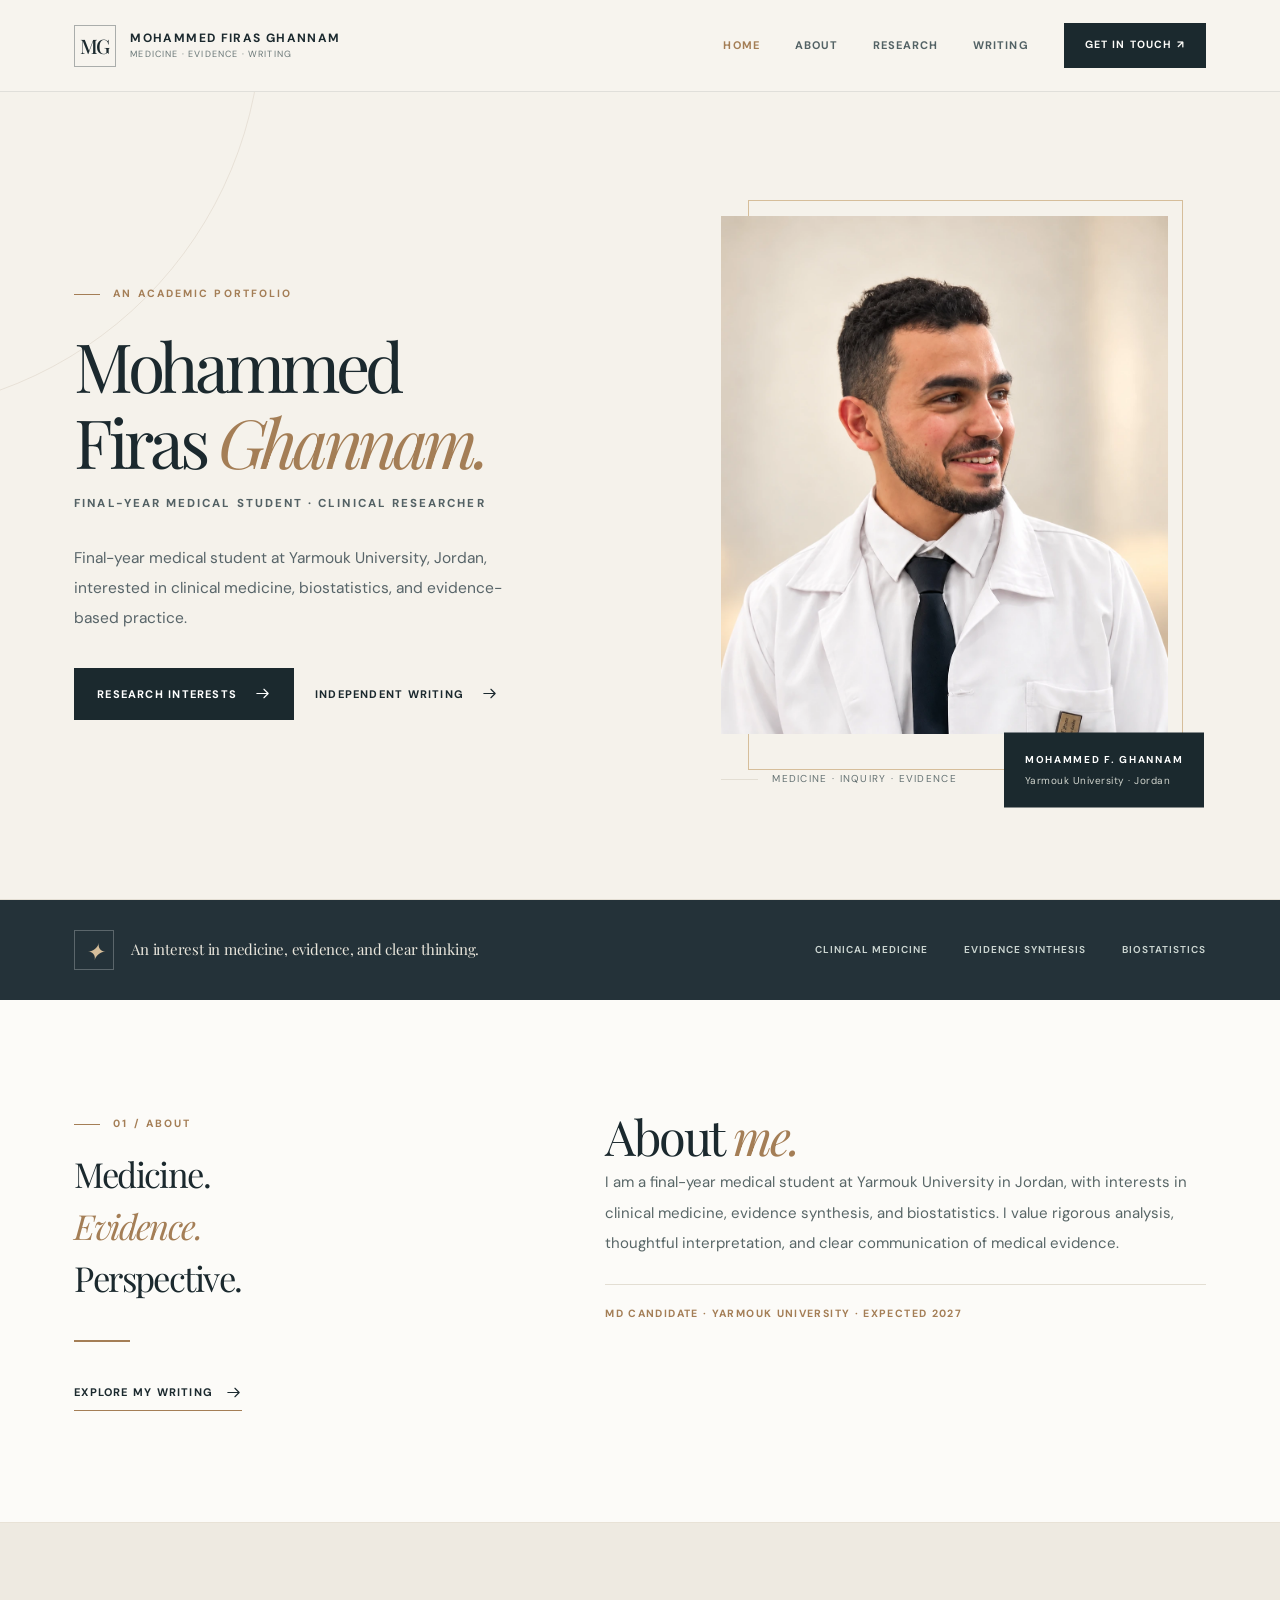
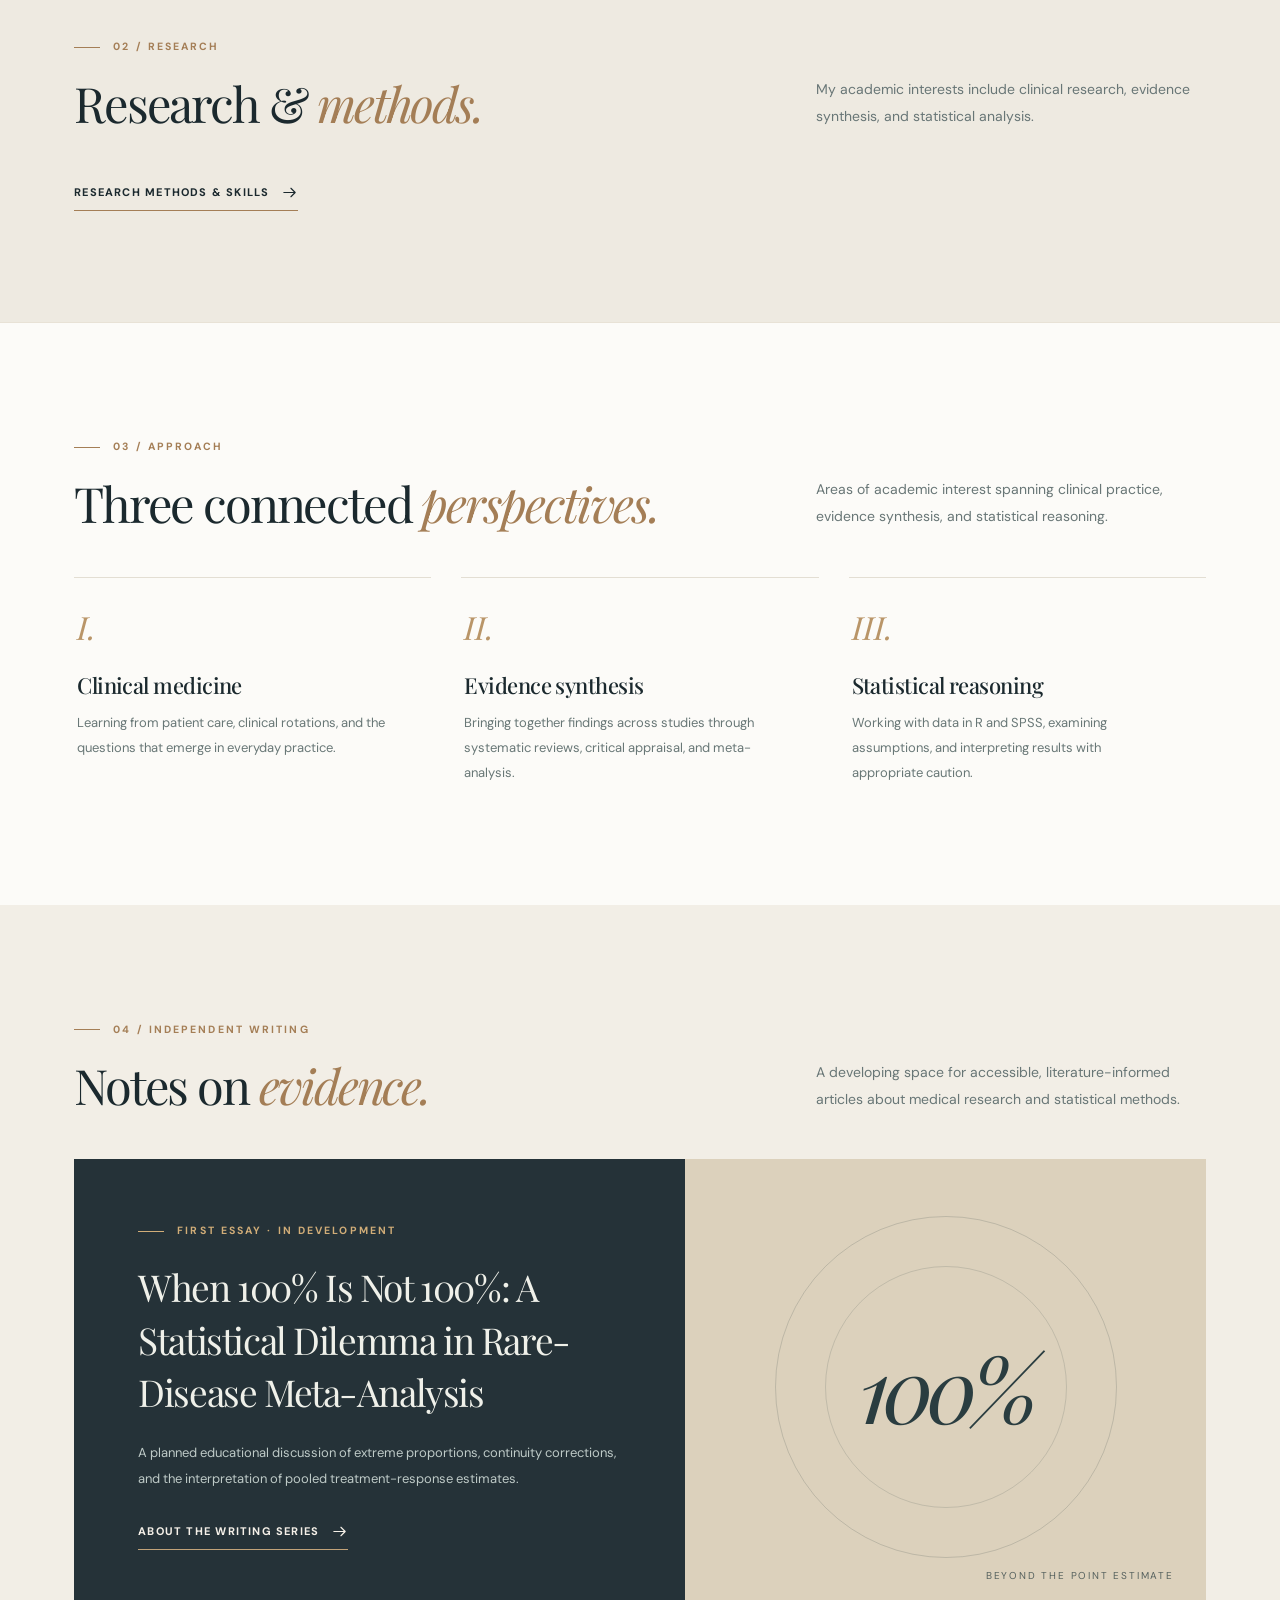
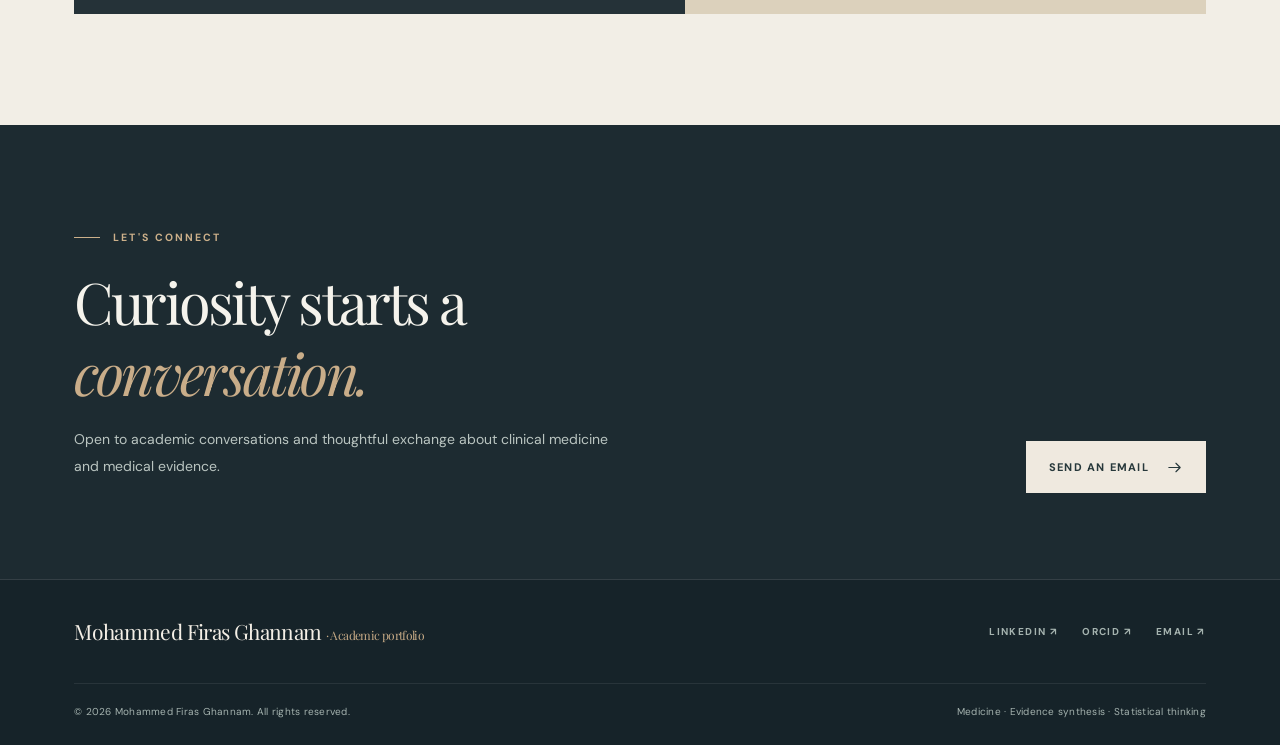
<file: index.html>
<!doctype html><html lang="en"><head><meta charset="utf-8"><meta name="viewport" content="width=device-width,initial-scale=1"><meta name="theme-color" content="#f5f2eb"><meta name="description" content="Personal academic website of Mohammed Firas Ghannam, a final-year medical student at Yarmouk University, with interests in medicine, biostatistics, and evidence synthesis."><meta name="author" content="Mohammed Firas Ghannam"><meta name="robots" content="index,follow"><meta property="og:type" content="website"><meta property="og:title" content="Mohammed Firas Ghannam | Medicine &amp; Evidence"><meta property="og:description" content="Personal academic website of Mohammed Firas Ghannam, a final-year medical student at Yarmouk University, with interests in medicine, biostatistics, and evidence synthesis."><meta property="og:image" content="social-cover.jpg"><meta name="twitter:card" content="summary_large_image"><title>Mohammed Firas Ghannam | Medicine, Research &amp; Evidence</title><link rel="icon" href="favicon.svg" type="image/svg+xml"><link rel="preconnect" href="https://fonts.googleapis.com"><link rel="preconnect" href="https://fonts.gstatic.com" crossorigin><link rel="stylesheet" href="styles.css"><script type="application/ld+json">{"@context":"https://schema.org","@type":"Person","name":"Mohammed Firas Ghannam","description":"Final-year medical student at Yarmouk University with an interest in clinical research, evidence synthesis, and statistical analysis.","email":"mailto:mghannamm4g@gmail.com","affiliation":{"@type":"CollegeOrUniversity","name":"Yarmouk University"},"sameAs":["https://orcid.org/0009-0002-7203-2063","https://www.linkedin.com/in/mohammedghannam"]}</script></head><body><a class="skip-link" href="#main" style="position:absolute;top:-100px;left:10px;z-index:1000;background:#fff;padding:8px" onfocus="this.style.top='10px'" onblur="this.style.top='-100px'">Skip to content</a><header class="site-header"><div class="container nav-wrap">
<a href="index.html" class="brand" aria-label="Mohammed Firas Ghannam, homepage"><span class="brand-monogram">MG</span><span class="brand-type"><b>Mohammed Firas Ghannam</b><small>Medicine · Evidence · Writing</small></span></a>
<button class="menu-toggle" type="button" aria-label="Toggle navigation" aria-expanded="false" aria-controls="site-menu"><svg viewBox="0 0 24 24" fill="none" stroke="currentColor" stroke-width="1.7" aria-hidden="true"><path d="M4 7h16M4 12h16M4 17h16"/></svg></button>
<nav id="site-menu" class="nav-links" aria-label="Main navigation"><a href="index.html" aria-current="page">Home</a><a href="index.html#about">About</a><a href="research.html">Research</a><a href="writing.html" >Writing</a><a href="mailto:mghannamm4g@gmail.com" class="nav-contact">Get in touch ↗</a></nav>
</div></header>
<main id="main">
<section class="hero" aria-labelledby="home-title"><div class="container hero-grid">
<div class="hero-copy"><span class="eyebrow">An academic portfolio</span><h1 id="home-title">Mohammed<br>Firas <em>Ghannam.</em></h1><p class="hero-role">Final-Year Medical Student <span aria-hidden="true">·</span> Clinical Researcher</p><p class="hero-description">Final-year medical student at Yarmouk University, Jordan, interested in clinical medicine, biostatistics, and evidence-based practice.</p><div class="hero-buttons"><a class="button" href="research.html">Research interests <svg viewBox="0 0 24 24" fill="none" stroke="currentColor" stroke-width="1.6" stroke-linecap="round" stroke-linejoin="round" aria-hidden="true"><path d="M4 12h16m-6-6 6 6-6 6"/></svg></a><a class="button button-light" href="writing.html">Independent writing <svg viewBox="0 0 24 24" fill="none" stroke="currentColor" stroke-width="1.6" stroke-linecap="round" stroke-linejoin="round" aria-hidden="true"><path d="M4 12h16m-6-6 6 6-6 6"/></svg></a></div></div>
<div class="hero-photo-side"><div class="hero-portrait-frame"><div class="hero-portrait"><img src="mohammed-ghannam-portrait.webp" alt="Portrait of Mohammed Firas Ghannam wearing a white medical coat and dark tie" width="1223" height="1286" decoding="async" fetchpriority="high"></div><div class="portrait-caption"><strong>Mohammed F. Ghannam</strong><small>Yarmouk University · Jordan</small></div><div class="hero-side-note">Medicine · Inquiry · Evidence</div></div></div>
</div></section>
<div class="bar"><div class="container bar-inner"><div class="bar-intro"><span>✦</span><p>An interest in medicine, evidence, and clear thinking.</p></div><div class="bar-points"><span>Clinical medicine</span><span>Evidence synthesis</span><span>Biostatistics</span></div></div></div>
<section id="about" class="section"><div class="container about-layout"><div><span class="eyebrow">01 / About</span><p class="about-quote">Medicine.<br><em>Evidence.</em><br>Perspective.</p><div class="about-rule"></div><a class="text-link" href="writing.html">Explore my writing <svg viewBox="0 0 24 24" fill="none" stroke="currentColor" stroke-width="1.6" stroke-linecap="round" stroke-linejoin="round" aria-hidden="true"><path d="M4 12h16m-6-6 6 6-6 6"/></svg></a></div><div><h2 style="margin-top:0">About <em>me.</em></h2><p class="about-text">I am a final-year medical student at Yarmouk University in Jordan, with interests in clinical medicine, evidence synthesis, and biostatistics. I value rigorous analysis, thoughtful interpretation, and clear communication of medical evidence.</p><p class="about-meta">MD Candidate · Yarmouk University · Expected 2027</p></div></div></section>
<section id="featured-research" class="section research-section"><div class="container"><div class="section-head"><div><span class="eyebrow">02 / Research</span><h2>Research &amp; <em>methods.</em></h2></div><p class="section-intro">My academic interests include clinical research, evidence synthesis, and statistical analysis.</p></div><a class="text-link" href="research.html">Research methods &amp; skills <svg viewBox="0 0 24 24" fill="none" stroke="currentColor" stroke-width="1.6" stroke-linecap="round" stroke-linejoin="round" aria-hidden="true"><path d="M4 12h16m-6-6 6 6-6 6"/></svg></a></div></section>
<section class="section" id="expertise"><div class="container"><div class="section-head"><div><span class="eyebrow">03 / Approach</span><h2>Three connected <em>perspectives.</em></h2></div><p class="section-intro">Areas of academic interest spanning clinical practice, evidence synthesis, and statistical reasoning.</p></div><div class="expertise-grid"><div class="expertise-card"><span class="expertise-num">I.</span><h3>Clinical medicine</h3><p>Learning from patient care, clinical rotations, and the questions that emerge in everyday practice.</p></div><div class="expertise-card"><span class="expertise-num">II.</span><h3>Evidence synthesis</h3><p>Bringing together findings across studies through systematic reviews, critical appraisal, and meta-analysis.</p></div><div class="expertise-card"><span class="expertise-num">III.</span><h3>Statistical reasoning</h3><p>Working with data in R and SPSS, examining assumptions, and interpreting results with appropriate caution.</p></div></div></div></section>
<section class="section writing-section" id="writing"><div class="container"><div class="section-head"><div><span class="eyebrow">04 / Independent writing</span><h2>Notes on <em>evidence.</em></h2></div><p class="section-intro">A developing space for accessible, literature-informed articles about medical research and statistical methods.</p></div><div class="writing-feature"><div class="writing-content"><span class="eyebrow">First essay · In development</span><h3>When 100% Is Not 100%: A Statistical Dilemma in Rare-Disease Meta-Analysis</h3><p>A planned educational discussion of extreme proportions, continuity corrections, and the interpretation of pooled treatment-response estimates.</p><a class="text-link" href="writing.html">About the writing series <svg viewBox="0 0 24 24" fill="none" stroke="currentColor" stroke-width="1.6" stroke-linecap="round" stroke-linejoin="round" aria-hidden="true"><path d="M4 12h16m-6-6 6 6-6 6"/></svg></a></div><div class="writing-visual" aria-hidden="true"><span>100%</span><small>Beyond the point estimate</small></div></div></div></section>
</main><section class="contact-section" id="contact"><div class="container contact-grid"><div><span class="eyebrow">Let's connect</span><h2>Curiosity starts a <em>conversation.</em></h2><p>Open to academic conversations and thoughtful exchange about clinical medicine and medical evidence.</p></div><a class="button" href="mailto:mghannamm4g@gmail.com">Send an email <svg viewBox="0 0 24 24" fill="none" stroke="currentColor" stroke-width="1.6" stroke-linecap="round" stroke-linejoin="round" aria-hidden="true"><path d="M4 12h16m-6-6 6 6-6 6"/></svg></a></div></section>
<footer class="site-footer"><div class="container"><div class="footer-top"><a class="footer-brand" href="index.html">Mohammed Firas Ghannam <span>· Academic portfolio</span></a><div class="footer-social"><a href="https://www.linkedin.com/in/mohammedghannam" target="_blank" rel="noopener noreferrer">LinkedIn ↗</a><a href="https://orcid.org/0009-0002-7203-2063" target="_blank" rel="noopener noreferrer">ORCID ↗</a><a href="mailto:mghannamm4g@gmail.com">Email ↗</a></div></div><div class="footer-bottom"><span>© <span id="year">2026</span> Mohammed Firas Ghannam. All rights reserved.</span><span>Medicine · Evidence synthesis · Statistical thinking</span></div></div></footer><script src="script.js" defer></script></body></html>
</file>
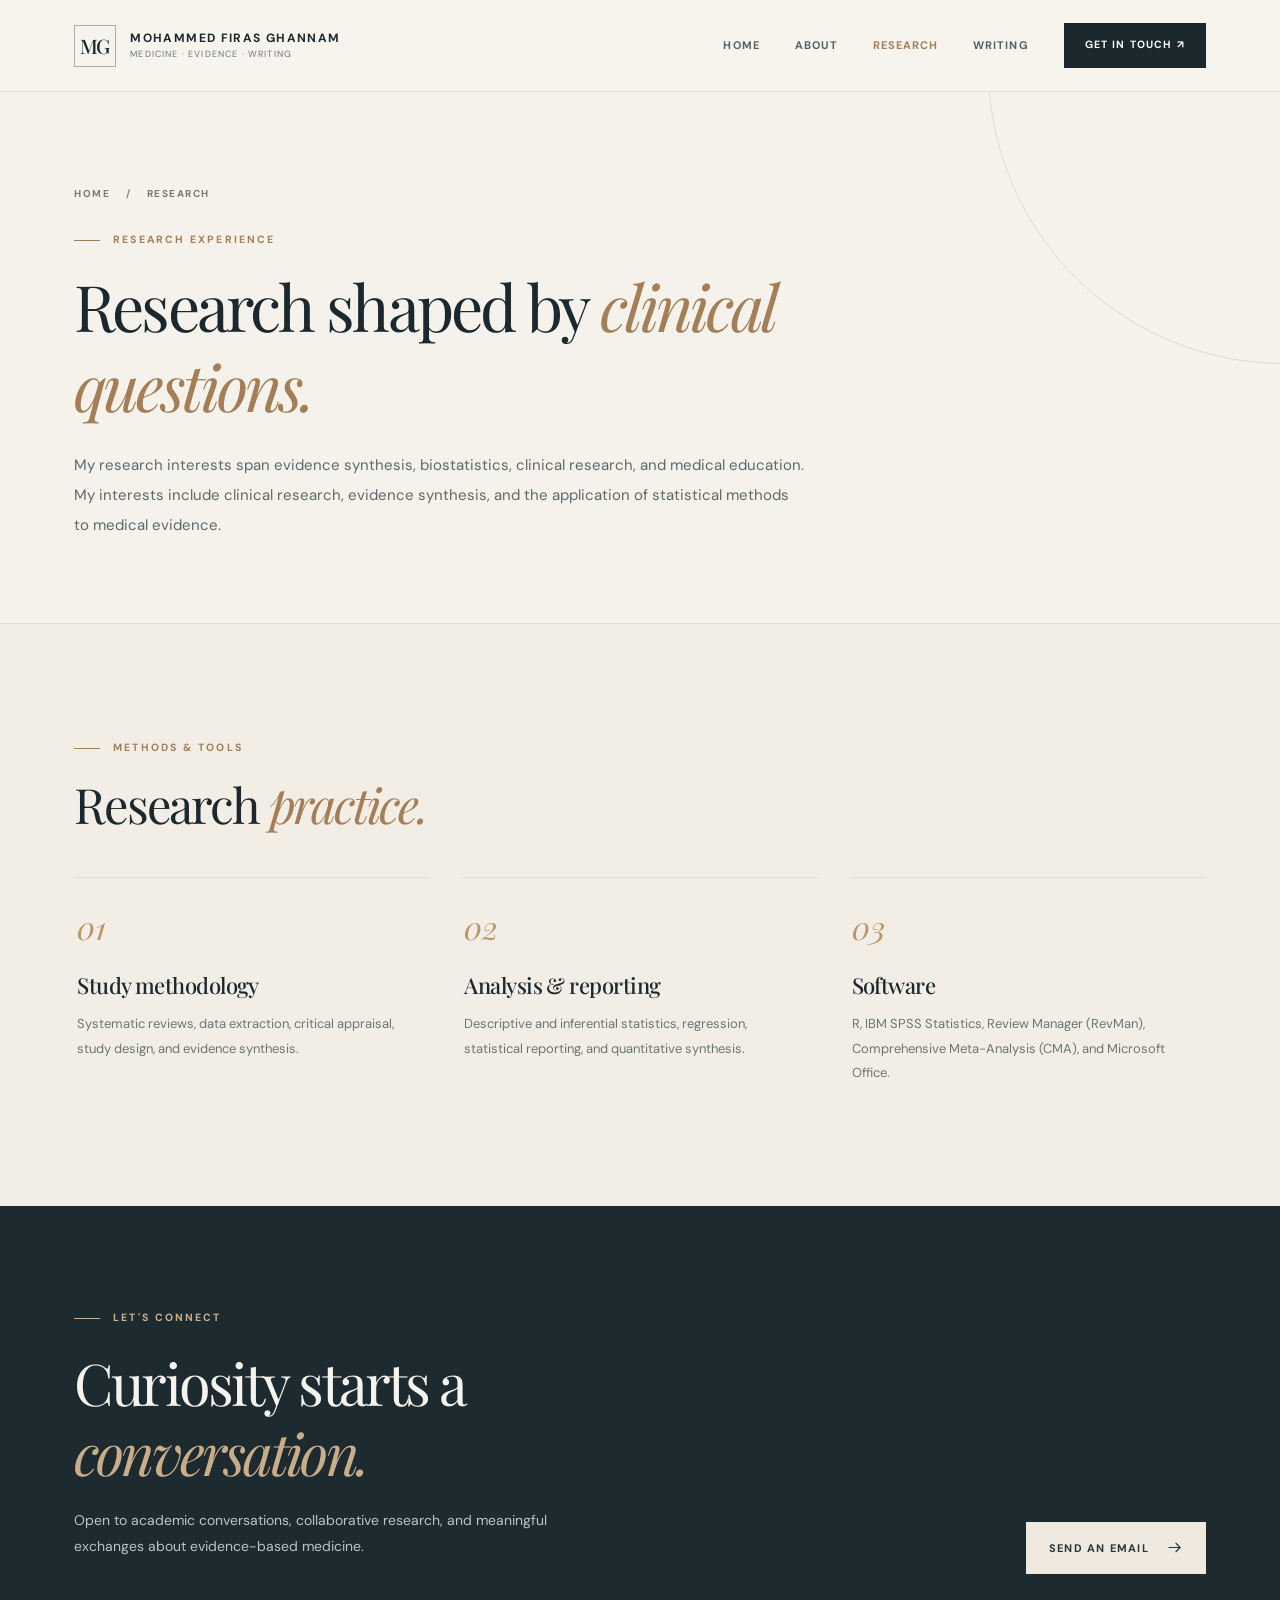
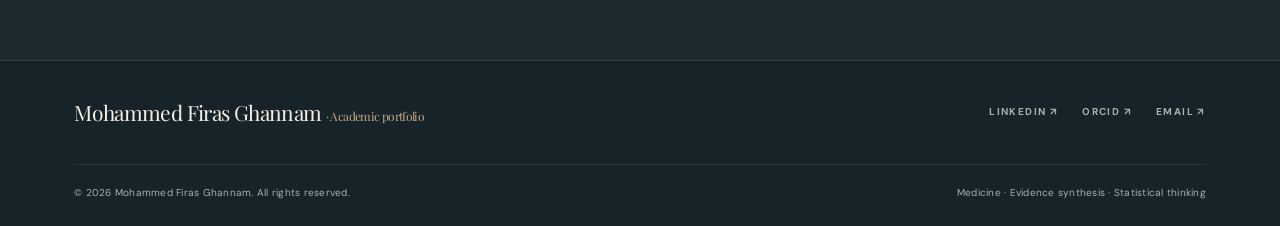
<file: research.html>
<!doctype html><html lang="en"><head><meta charset="utf-8"><meta name="viewport" content="width=device-width,initial-scale=1"><meta name="theme-color" content="#f5f2eb"><meta name="description" content="Research experience in evidence synthesis, biostatistics, and clinical studies, without listing unpublished manuscripts."><meta name="author" content="Mohammed Firas Ghannam"><meta name="robots" content="index,follow"><meta property="og:type" content="website"><meta property="og:title" content="Research Experience | Mohammed Firas Ghannam"><meta property="og:description" content="Selected research projects, systematic reviews, meta-analyses, and clinical research experience of Mohammed Firas Ghannam."><meta property="og:image" content="social-cover.jpg"><meta name="twitter:card" content="summary_large_image"><title>Research | Mohammed Firas Ghannam</title><link rel="icon" href="favicon.svg" type="image/svg+xml"><link rel="preconnect" href="https://fonts.googleapis.com"><link rel="preconnect" href="https://fonts.gstatic.com" crossorigin><link rel="stylesheet" href="styles.css"><script type="application/ld+json">{"@context":"https://schema.org","@type":"Person","name":"Mohammed Firas Ghannam","description":"Final-year medical student at Yarmouk University with an interest in clinical research, evidence synthesis, and statistical analysis.","email":"mailto:mghannamm4g@gmail.com","affiliation":{"@type":"CollegeOrUniversity","name":"Yarmouk University"},"sameAs":["https://orcid.org/0009-0002-7203-2063","https://www.linkedin.com/in/mohammedghannam"]}</script></head><body><a class="skip-link" href="#main" style="position:absolute;top:-100px;left:10px;z-index:1000;background:#fff;padding:8px" onfocus="this.style.top='10px'" onblur="this.style.top='-100px'">Skip to content</a><header class="site-header"><div class="container nav-wrap">
<a href="index.html" class="brand" aria-label="Mohammed Firas Ghannam, homepage"><span class="brand-monogram">MG</span><span class="brand-type"><b>Mohammed Firas Ghannam</b><small>Medicine · Evidence · Writing</small></span></a>
<button class="menu-toggle" type="button" aria-label="Toggle navigation" aria-expanded="false" aria-controls="site-menu"><svg viewBox="0 0 24 24" fill="none" stroke="currentColor" stroke-width="1.7" aria-hidden="true"><path d="M4 7h16M4 12h16M4 17h16"/></svg></button>
<nav id="site-menu" class="nav-links" aria-label="Main navigation"><a href="index.html" >Home</a><a href="index.html#about">About</a><a href="research.html" aria-current="page">Research</a><a href="writing.html" >Writing</a><a href="mailto:mghannamm4g@gmail.com" class="nav-contact">Get in touch ↗</a></nav>
</div></header>
<main id="main"><section class="page-hero"><div class="container"><div class="breadcrumbs"><a href="index.html">Home</a><span> / </span>Research</div><span class="eyebrow">Research experience</span><h1 class="page-title">Research shaped by <em>clinical questions.</em></h1><p class="page-lead">My research interests span evidence synthesis, biostatistics, clinical research, and medical education. My interests include clinical research, evidence synthesis, and the application of statistical methods to medical evidence.</p></div></section>
<section class="section" style="background:#f2eee6"><div class="container"><div class="section-head"><div><span class="eyebrow">Methods & tools</span><h2>Research <em>practice.</em></h2></div></div><div class="expertise-grid"><div class="expertise-card"><span class="expertise-num">01</span><h3>Study methodology</h3><p>Systematic reviews, data extraction, critical appraisal, study design, and evidence synthesis.</p></div><div class="expertise-card"><span class="expertise-num">02</span><h3>Analysis & reporting</h3><p>Descriptive and inferential statistics, regression, statistical reporting, and quantitative synthesis.</p></div><div class="expertise-card"><span class="expertise-num">03</span><h3>Software</h3><p>R, IBM SPSS Statistics, Review Manager (RevMan), Comprehensive Meta-Analysis (CMA), and Microsoft Office.</p></div></div></div></section></main><section class="contact-section" id="contact"><div class="container contact-grid"><div><span class="eyebrow">Let's connect</span><h2>Curiosity starts a <em>conversation.</em></h2><p>Open to academic conversations, collaborative research, and meaningful exchanges about evidence-based medicine.</p></div><a class="button" href="mailto:mghannamm4g@gmail.com">Send an email <svg viewBox="0 0 24 24" fill="none" stroke="currentColor" stroke-width="1.6" stroke-linecap="round" stroke-linejoin="round" aria-hidden="true"><path d="M4 12h16m-6-6 6 6-6 6"/></svg></a></div></section>
<footer class="site-footer"><div class="container"><div class="footer-top"><a class="footer-brand" href="index.html">Mohammed Firas Ghannam <span>· Academic portfolio</span></a><div class="footer-social"><a href="https://www.linkedin.com/in/mohammedghannam" target="_blank" rel="noopener noreferrer">LinkedIn ↗</a><a href="https://orcid.org/0009-0002-7203-2063" target="_blank" rel="noopener noreferrer">ORCID ↗</a><a href="mailto:mghannamm4g@gmail.com">Email ↗</a></div></div><div class="footer-bottom"><span>© <span id="year">2026</span> Mohammed Firas Ghannam. All rights reserved.</span><span>Medicine · Evidence synthesis · Statistical thinking</span></div></div></footer><script src="script.js" defer></script></body></html>
</file>
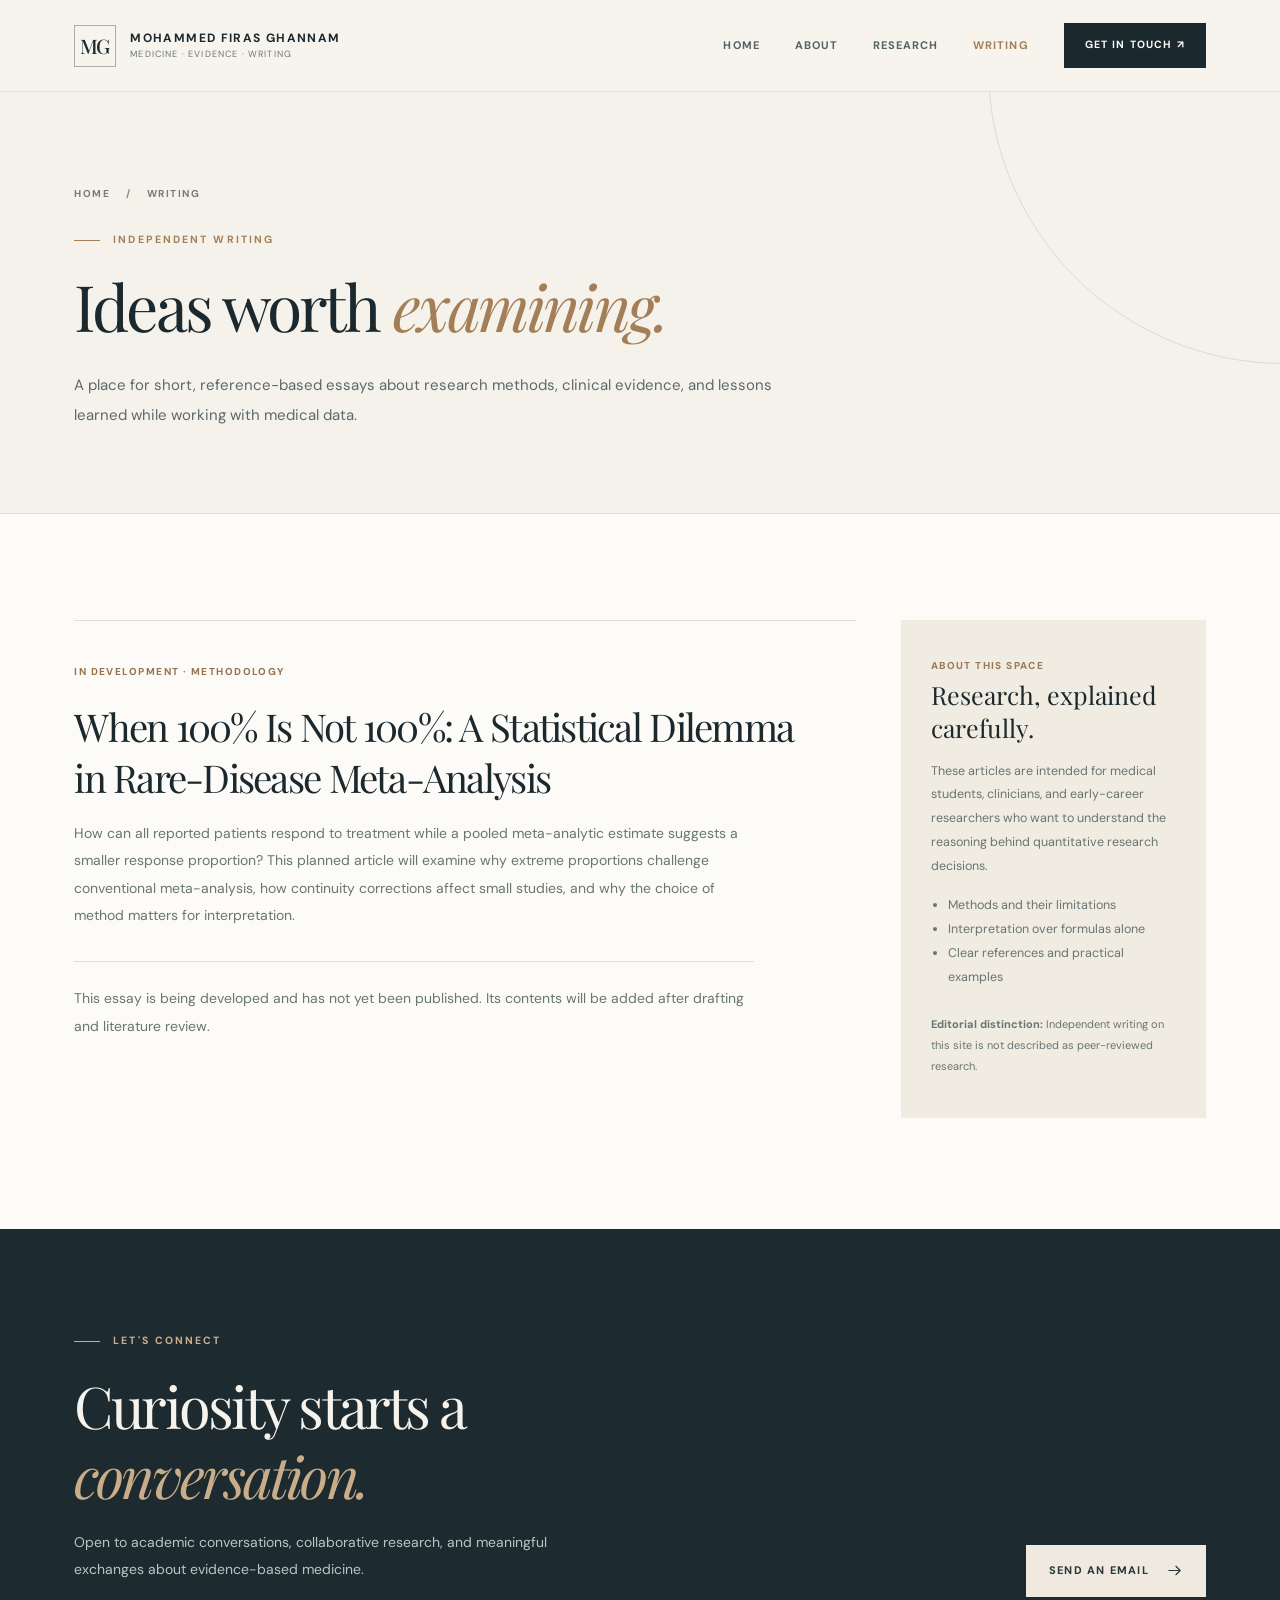
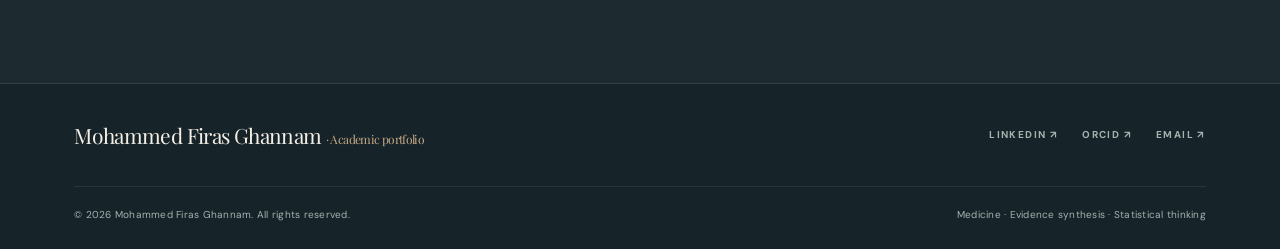
<file: writing.html>
<!doctype html><html lang="en"><head><meta charset="utf-8"><meta name="viewport" content="width=device-width,initial-scale=1"><meta name="theme-color" content="#f5f2eb"><meta name="description" content="Independent educational articles and methodological reflections by Mohammed Firas Ghannam on clinical research, meta-analysis and statistics."><meta name="author" content="Mohammed Firas Ghannam"><meta name="robots" content="index,follow"><meta property="og:type" content="website"><meta property="og:title" content="Independent Writing | Mohammed Firas Ghannam"><meta property="og:description" content="Independent educational articles and methodological reflections by Mohammed Firas Ghannam on clinical research, meta-analysis and statistics."><meta property="og:image" content="social-cover.jpg"><meta name="twitter:card" content="summary_large_image"><title>Independent Writing | Mohammed Firas Ghannam</title><link rel="icon" href="favicon.svg" type="image/svg+xml"><link rel="preconnect" href="https://fonts.googleapis.com"><link rel="preconnect" href="https://fonts.gstatic.com" crossorigin><link rel="stylesheet" href="styles.css"><script type="application/ld+json">{"@context":"https://schema.org","@type":"Person","name":"Mohammed Firas Ghannam","description":"Final-year medical student at Yarmouk University with an interest in clinical research, evidence synthesis, and statistical analysis.","email":"mailto:mghannamm4g@gmail.com","affiliation":{"@type":"CollegeOrUniversity","name":"Yarmouk University"},"sameAs":["https://orcid.org/0009-0002-7203-2063","https://www.linkedin.com/in/mohammedghannam"]}</script></head><body><a class="skip-link" href="#main" style="position:absolute;top:-100px;left:10px;z-index:1000;background:#fff;padding:8px" onfocus="this.style.top='10px'" onblur="this.style.top='-100px'">Skip to content</a><header class="site-header"><div class="container nav-wrap">
<a href="index.html" class="brand" aria-label="Mohammed Firas Ghannam, homepage"><span class="brand-monogram">MG</span><span class="brand-type"><b>Mohammed Firas Ghannam</b><small>Medicine · Evidence · Writing</small></span></a>
<button class="menu-toggle" type="button" aria-label="Toggle navigation" aria-expanded="false" aria-controls="site-menu"><svg viewBox="0 0 24 24" fill="none" stroke="currentColor" stroke-width="1.7" aria-hidden="true"><path d="M4 7h16M4 12h16M4 17h16"/></svg></button>
<nav id="site-menu" class="nav-links" aria-label="Main navigation"><a href="index.html" >Home</a><a href="index.html#about">About</a><a href="research.html">Research</a><a href="writing.html" aria-current="page">Writing</a><a href="mailto:mghannamm4g@gmail.com" class="nav-contact">Get in touch ↗</a></nav>
</div></header>
<main id="main"><section class="page-hero"><div class="container"><div class="breadcrumbs"><a href="index.html">Home</a><span> / </span>Writing</div><span class="eyebrow">Independent writing</span><h1 class="page-title">Ideas worth <em>examining.</em></h1><p class="page-lead">A place for short, reference-based essays about research methods, clinical evidence, and lessons learned while working with medical data.</p></div></section>
<section class="section"><div class="container writing-list"><div><article class="writing-entry"><span class="status">In development · Methodology</span><h2>When 100% Is Not 100%: A Statistical Dilemma in Rare-Disease Meta-Analysis</h2><p>How can all reported patients respond to treatment while a pooled meta-analytic estimate suggests a smaller response proportion? This planned article will examine why extreme proportions challenge conventional meta-analysis, how continuity corrections affect small studies, and why the choice of method matters for interpretation.</p><p class="note-line">This essay is being developed and has not yet been published. Its contents will be added after drafting and literature review.</p></article></div><aside class="writing-sidecard"><span class="small-eyebrow">About this space</span><h3>Research, explained carefully.</h3><p>These articles are intended for medical students, clinicians, and early-career researchers who want to understand the reasoning behind quantitative research decisions.</p><ul><li>Methods and their limitations</li><li>Interpretation over formulas alone</li><li>Clear references and practical examples</li></ul><p style="margin-top:25px;font-size:11px"><strong>Editorial distinction:</strong> Independent writing on this site is not described as peer-reviewed research.</p></aside></div></section></main><section class="contact-section" id="contact"><div class="container contact-grid"><div><span class="eyebrow">Let's connect</span><h2>Curiosity starts a <em>conversation.</em></h2><p>Open to academic conversations, collaborative research, and meaningful exchanges about evidence-based medicine.</p></div><a class="button" href="mailto:mghannamm4g@gmail.com">Send an email <svg viewBox="0 0 24 24" fill="none" stroke="currentColor" stroke-width="1.6" stroke-linecap="round" stroke-linejoin="round" aria-hidden="true"><path d="M4 12h16m-6-6 6 6-6 6"/></svg></a></div></section>
<footer class="site-footer"><div class="container"><div class="footer-top"><a class="footer-brand" href="index.html">Mohammed Firas Ghannam <span>· Academic portfolio</span></a><div class="footer-social"><a href="https://www.linkedin.com/in/mohammedghannam" target="_blank" rel="noopener noreferrer">LinkedIn ↗</a><a href="https://orcid.org/0009-0002-7203-2063" target="_blank" rel="noopener noreferrer">ORCID ↗</a><a href="mailto:mghannamm4g@gmail.com">Email ↗</a></div></div><div class="footer-bottom"><span>© <span id="year">2026</span> Mohammed Firas Ghannam. All rights reserved.</span><span>Medicine · Evidence synthesis · Statistical thinking</span></div></div></footer><script src="script.js" defer></script></body></html>
</file>
<file: styles.css>
/* Mohammed Firas Ghannam — personal academic website. No framework or build process. */
@import url('https://fonts.googleapis.com/css2?family=DM+Sans:wght@400;450;500;550;600;650;700&family=Manrope:wght@400;500;600;700&family=Playfair+Display:ital,wght@0,400;0,500;0,600;1,400;1,500&display=swap');
:root{--ink:#1b292e;--ink-2:#3b4b4e;--muted:#687676;--cream:#f5f2eb;--cream-2:#f0ece3;--paper:#fcfbf8;--gold:#a47e56;--gold-light:#d6be9a;--border:#e3ded3;--page:1160px;--side:clamp(22px,5.8vw,90px);--serif:'Playfair Display',Georgia,serif;--sans:'DM Sans',Arial,sans-serif}
*{box-sizing:border-box}html{scroll-behavior:smooth}body{margin:0;background:var(--paper);color:var(--ink);font:400 16px/1.75 var(--sans);-webkit-font-smoothing:antialiased}body.menu-open{overflow:hidden}a{color:inherit;text-decoration:none}a:focus-visible,button:focus-visible{outline:3px solid #a47e56;outline-offset:4px}img{max-width:100%;display:block}button{font:inherit}::selection{background:#d9c9ad;color:var(--ink)}.container{max-width:var(--page);padding:0 var(--side);margin:0 auto;box-sizing:content-box}.eyebrow{display:inline-flex;align-items:center;gap:13px;color:var(--gold);font-weight:700;letter-spacing:.2em;text-transform:uppercase;font-size:10.5px;line-height:1.6}.eyebrow:before{content:'';width:26px;height:1px;background:currentColor}.muted{color:var(--muted)}.serif{font-family:var(--serif)}.gold{color:var(--gold)}
.site-header{position:relative;z-index:20;border-bottom:1px solid rgba(27,41,46,.10);background:rgba(247,244,238,.95)}.nav-wrap{height:91px;display:flex;align-items:center;justify-content:space-between;gap:25px}.brand{display:inline-flex;align-items:center;gap:14px;line-height:1.2;flex-shrink:0}.brand-monogram{height:42px;width:42px;border:1px solid rgba(27,41,46,.35);display:grid;place-items:center;font-family:var(--serif);font-size:20px;font-weight:500;letter-spacing:-.08em;padding-right:2px}.brand-type{display:flex;flex-direction:column;gap:3px}.brand-type b{font-size:12px;letter-spacing:.115em;text-transform:uppercase;font-weight:700}.brand-type small{font-size:9px;color:var(--muted);letter-spacing:.13em;text-transform:uppercase}.nav-links{display:flex;align-items:center;gap:35px}.nav-links a:not(.nav-contact){color:#536265;font-size:11px;font-weight:700;letter-spacing:.095em;text-transform:uppercase;transition:color .2s}.nav-links a:not(.nav-contact):hover,.nav-links a[aria-current="page"]{color:var(--gold)}.nav-contact{display:inline-flex;align-items:center;justify-content:center;padding:13px 21px;background:var(--ink);color:var(--paper);font-size:10.5px;letter-spacing:.11em;text-transform:uppercase;font-weight:700;transition:background .2s,transform .2s}.nav-contact:hover{background:#435357;transform:translateY(-1px)}.menu-toggle{display:none;background:none;border:1px solid var(--border);height:43px;width:43px;align-items:center;justify-content:center;color:var(--ink);cursor:pointer}.menu-toggle svg{width:19px;height:19px}
.hero{position:relative;overflow:hidden;background:var(--cream);border-bottom:1px solid var(--border)}.hero:before{content:'';position:absolute;width:790px;height:790px;border:1px solid rgba(140,110,77,.13);border-radius:50%;left:-530px;top:-470px;pointer-events:none}.hero-grid{min-height:660px;display:grid;grid-template-columns:minmax(0,1.05fr) minmax(0,.95fr);gap:clamp(40px,5vw,88px);align-items:center;padding-top:72px;padding-bottom:75px}.hero-copy{position:relative;z-index:2;padding-top:8px}.hero h1{font:400 clamp(55px,5.3vw,92px)/1.12 var(--serif);letter-spacing:-.065em;margin:23px 0 15px}.hero h1 em{font-weight:400;color:var(--gold);font-style:italic}.hero-role{font-size:11.5px;font-weight:750;letter-spacing:.18em;line-height:1.8;text-transform:uppercase;margin:0 0 28px;color:#536164}.hero-description{max-width:455px;color:#586569;font-size:15.5px;line-height:1.95;margin:0}.hero-buttons{display:flex;flex-wrap:wrap;align-items:center;gap:20px;margin-top:34px}.button{min-height:52px;display:inline-flex;align-items:center;justify-content:center;gap:17px;padding:14px 22px;border:1px solid var(--ink);background:var(--ink);color:white;font-size:11px;letter-spacing:.11em;text-transform:uppercase;font-weight:750;transition:background .2s,transform .2s,border .2s;line-height:1.3}.button:hover{background:#384b4c;border-color:#384b4c;transform:translateY(-2px)}.button-light{background:transparent;border-color:transparent;color:var(--ink);padding-left:0}.button-light:hover{background:transparent;color:var(--gold);border-color:transparent}.button svg,.text-link svg{width:17px;height:17px;transition:transform .25s}.button:hover svg,.text-link:hover svg{transform:translateX(3px)}.hero-photo-side{align-self:stretch;display:flex;align-items:center;justify-content:center;position:relative;min-width:0}.hero-portrait-frame{position:relative;width:100%;max-width:462px;padding:16px 15px 0 0}.hero-portrait-frame:before{content:'';position:absolute;inset:0 0 18px 27px;border:1px solid var(--gold-light)}.hero-portrait{height:518px;overflow:hidden;background:#e7dfd3;position:relative;z-index:1}.hero-portrait img{height:100%;width:100%;object-fit:cover;object-position:50% 33%}.portrait-caption{position:absolute;right:-21px;bottom:0;z-index:2;transform:translateY(26%);background:var(--ink);padding:18px 21px;color:white;min-width:192px}.portrait-caption strong{display:block;font-size:10px;letter-spacing:.17em;text-transform:uppercase;font-weight:700}.portrait-caption small{display:block;font-size:10px;color:#d1d5ce;margin-top:4px;letter-spacing:.05em}.hero-side-note{display:flex;align-items:center;gap:14px;margin-top:36px;color:#657273;font-size:10px;letter-spacing:.13em;text-transform:uppercase}.hero-side-note:before{height:1px;background:var(--border);width:37px;content:''}
.bar{background:#243239;color:#e9e6dc}.bar-inner{min-height:100px;display:flex;align-items:center;justify-content:space-between;gap:32px}.bar-intro{display:flex;align-items:center;gap:17px}.bar-intro span{display:grid;place-items:center;border:1px solid rgba(255,255,255,.25);color:var(--gold-light);width:40px;height:40px;font:italic 23px var(--serif)}.bar-intro p{margin:0;font:400 15px/1.45 var(--serif);letter-spacing:-.015em}.bar-label{font-weight:600;font-size:10px;letter-spacing:.19em;text-transform:uppercase;color:#c3b6a4;white-space:nowrap}.bar-points{display:flex;gap:36px;align-items:center}.bar-points span{font-size:10px;letter-spacing:.10em;text-transform:uppercase;color:#cad4d0;font-weight:650}
.section{padding-top:106px;padding-bottom:111px}.section-head{display:flex;align-items:end;justify-content:space-between;gap:30px;margin-bottom:43px}.section h2,.page-title{font:400 clamp(36px,3.8vw,56px)/1.25 var(--serif);letter-spacing:-.045em;margin:16px 0 0}.section h2 em,.page-title em{color:var(--gold);font-style:italic}.section-intro{max-width:390px;color:var(--muted);font-size:14px;line-height:1.9;margin:0 0 4px}.text-link{display:inline-flex;align-items:center;gap:12px;color:var(--ink);font-size:11px;letter-spacing:.11em;font-weight:750;text-transform:uppercase;border-bottom:1px solid var(--gold);padding-bottom:8px;white-space:nowrap}
.about-layout{display:grid;grid-template-columns:.78fr 1.22fr;gap:13%;align-items:start}.about-quote{font:400 clamp(30px,2.7vw,43px)/1.5 var(--serif);letter-spacing:-.045em;max-width:450px;margin:15px 0}.about-quote em{color:var(--gold);font-style:italic}.about-rule{width:56px;height:2px;background:var(--gold);margin:35px 0}.about-text{font-size:15px;line-height:2.05;color:#586667;margin:0 0 17px}.detail-list{display:grid;grid-template-columns:1fr 1fr;gap:24px;margin:34px 0 0}.detail-item{padding-top:18px;border-top:1px solid var(--border)}.detail-item .label{font-size:10px;text-transform:uppercase;letter-spacing:.13em;font-weight:750;color:var(--gold)}.detail-item p{margin:7px 0 0;font-size:13px;color:#4c5b5c;line-height:1.7}
.research-section{background:#eeeae1;border-top:1px solid #e8e2d6;border-bottom:1px solid #e8e2d6}.research-grid{display:grid;grid-template-columns:repeat(2,minmax(0,1fr));gap:19px}.research-card{position:relative;background:#faf9f5;min-height:290px;padding:35px 37px;display:flex;flex-direction:column;transition:transform .25s,box-shadow .25s;border:1px solid transparent}.research-card:hover{transform:translateY(-5px);box-shadow:0 16px 45px rgba(29,39,39,.07)}.card-top{display:flex;align-items:center;justify-content:space-between;gap:15px}.card-num{font:italic 23px var(--serif);color:#b79976}.card-tag{font-weight:700;font-size:9.5px;letter-spacing:.12em;color:#697572;text-transform:uppercase}.research-card h3{font:400 24px/1.48 var(--serif);letter-spacing:-.025em;margin:25px 0 15px;max-width:430px}.research-card p{font-size:13px;color:#72807f;line-height:1.9;margin:0}.card-bottom{margin-top:auto;padding-top:25px;display:flex;align-items:center;justify-content:space-between;gap:18px}.card-role{font-size:10px;color:#8b6e4d;letter-spacing:.07em;font-weight:700}.card-arrow{color:var(--gold);font-size:22px;line-height:1}.footnote{color:#71817e;font-size:11px;line-height:1.8;margin:22px 0 0}.section-center{margin-top:35px;display:flex;justify-content:center}
.expertise-grid{display:grid;grid-template-columns:repeat(3,minmax(0,1fr));gap:30px}.expertise-card{border-top:1px solid var(--border);padding:27px 3px 9px}.expertise-num{font:italic 32px var(--serif);color:#b99568}.expertise-card h3{font:500 22px/1.4 var(--serif);letter-spacing:-.025em;margin:21px 0 11px}.expertise-card p{color:#687776;font-size:13px;line-height:1.9;max-width:320px;margin:0}
.writing-section{background:#f2eee6}.writing-feature{display:grid;grid-template-columns:1.08fr .92fr;min-height:350px;background:#253238;color:#eff0e9}.writing-content{padding:clamp(34px,5vw,65px);display:flex;flex-direction:column;align-items:start}.writing-feature .eyebrow{color:#d1ad78}.writing-feature h3{font:400 clamp(29px,2.9vw,43px)/1.42 var(--serif);letter-spacing:-.038em;margin:21px 0}.writing-feature p{color:#becac7;font-size:13px;line-height:2;margin:0 0 30px;max-width:480px}.writing-feature .text-link{color:#f5f0e8;border-color:#c0a279;margin-top:auto}.writing-visual{position:relative;background:#dcd1bc;overflow:hidden;display:flex;align-items:center;justify-content:center;min-height:345px}.writing-visual:before{content:'';position:absolute;border:1px solid rgba(54,72,72,.19);width:340px;height:340px;border-radius:50%}.writing-visual:after{content:'';position:absolute;border:1px solid rgba(54,72,72,.16);width:240px;height:240px;border-radius:50%}.writing-visual span{position:relative;z-index:1;color:#2a3d40;font:italic clamp(58px,7vw,100px) var(--serif);letter-spacing:-.08em}.writing-visual small{position:absolute;bottom:30px;right:32px;text-transform:uppercase;font-size:10px;letter-spacing:.18em;color:#56615e;z-index:2}
.contact-section{background:#1d2b31;color:#f5f3ec;padding:94px 0 86px}.contact-grid{display:flex;align-items:end;justify-content:space-between;gap:40px}.contact-section .eyebrow{color:#ccb08a}.contact-section h2{font:400 clamp(35px,4.5vw,65px)/1.22 var(--serif);letter-spacing:-.05em;max-width:680px;margin:19px 0}.contact-section h2 em{color:#c9ad89}.contact-section p{color:#bac5c1;font-size:14px;line-height:1.9;max-width:540px}.contact-section .button{background:#efe9df;color:#27383b;border-color:#efe9df;white-space:nowrap}.contact-section .button:hover{background:#ddcdb7;border-color:#ddcdb7}
.site-footer{background:#162329;color:#a5b3af;border-top:1px solid rgba(255,255,255,.13)}.footer-top{padding:33px 0;display:flex;align-items:center;justify-content:space-between;gap:30px}.footer-brand{font-family:var(--serif);font-size:21px;color:#f4efe6;letter-spacing:-.03em}.footer-brand span{font-size:12px;color:#c5a985}.footer-social{display:flex;gap:24px;align-items:center}.footer-social a{font-size:10px;text-transform:uppercase;letter-spacing:.14em;font-weight:700;transition:color .2s}.footer-social a:hover{color:#e6cba3}.footer-bottom{border-top:1px solid rgba(255,255,255,.08);padding:19px 0 25px;display:flex;justify-content:space-between;gap:20px}.footer-bottom span{font-size:10px;letter-spacing:.025em}
/* Secondary pages */
.page-hero{background:var(--cream);border-bottom:1px solid var(--border);padding:93px 0 83px;position:relative;overflow:hidden}.page-hero:after{content:'';position:absolute;width:590px;height:590px;border-radius:50%;border:1px solid #e2d9cb;right:-300px;top:-320px}.page-hero .container{position:relative;z-index:1}.page-title{max-width:850px;font-size:clamp(50px,5vw,77px)}.page-lead{font-size:15px;line-height:2;color:#5b696a;max-width:730px;margin:24px 0 0}.breadcrumbs{font-size:10px;color:#737b77;letter-spacing:.15em;text-transform:uppercase;font-weight:700;margin-bottom:19px}.breadcrumbs a:hover{color:var(--gold)}.breadcrumbs span{margin:0 12px;color:var(--gold)}.index-intro{display:flex;align-items:flex-start;justify-content:space-between;gap:40px;margin-bottom:38px}.index-intro h2{margin:12px 0;font:400 34px/1.35 var(--serif);letter-spacing:-.035em}.index-intro p{max-width:435px;margin:12px 0 0;color:#6a7977;font-size:13px}.filter-bar{display:flex;flex-wrap:wrap;gap:9px;margin-bottom:24px}.filter-btn{background:transparent;border:1px solid #d9d6cc;padding:10px 18px;color:#5c6a69;text-transform:uppercase;letter-spacing:.1em;font-size:10px;font-weight:750;cursor:pointer;transition:.2s}.filter-btn:hover,.filter-btn.active{background:var(--ink);border-color:var(--ink);color:white}.research-list{display:grid;gap:14px}.project-item{background:#fbfaf7;border:1px solid #e8e2d8;padding:29px 30px;display:grid;grid-template-columns:75px minmax(0,1fr) 155px;gap:18px;align-items:start}.project-item[hidden]{display:none}.project-n{font:italic 29px var(--serif);color:#a88c68}.project-type{color:#94734e;letter-spacing:.125em;font-size:9.5px;text-transform:uppercase;font-weight:750}.project-item h3{font:400 23px/1.48 var(--serif);letter-spacing:-.03em;margin:8px 0 10px}.project-item p{color:#71807d;font-size:12.5px;line-height:1.85;margin:0}.project-role{justify-self:end;font-size:10.5px;color:#687572;font-weight:650;text-align:right;line-height:1.65;padding-top:5px}.research-aside{margin-top:40px;padding:30px 34px;background:#eee8db;border-left:3px solid #b59770;color:#596967;font-size:13px;line-height:2}.research-aside strong{color:var(--ink)}
.writing-list{display:grid;grid-template-columns:minmax(0,1fr) 305px;gap:45px}.writing-entry{border-top:1px solid var(--border);padding:35px 0 42px}.writing-entry .status{display:inline-block;text-transform:uppercase;letter-spacing:.145em;font-size:10px;font-weight:750;color:#95734d}.writing-entry h2{font:400 clamp(32px,3vw,45px)/1.35 var(--serif);letter-spacing:-.045em;max-width:750px;margin:17px 0 16px}.writing-entry p{color:#687675;line-height:1.95;font-size:14px;max-width:680px}.writing-sidecard{padding:30px;background:#f0ece2;align-self:start}.writing-sidecard h3{margin:0 0 16px;font:400 25px var(--serif)}.writing-sidecard p,.writing-sidecard li{font-size:12.5px;color:#687573;line-height:1.9}.writing-sidecard ul{margin:16px 0 0;padding-left:17px}.small-eyebrow{font-size:10px;letter-spacing:.14em;font-weight:750;text-transform:uppercase;color:#997957}.note-line{border-top:1px solid var(--border);padding-top:23px;margin-top:32px;font-size:12px;color:#74827f}
@media (max-width:1050px){.nav-links{gap:21px}.hero-grid{gap:42px}.hero h1{font-size:clamp(50px,5.4vw,72px)}.hero-portrait{height:470px}.bar-points{gap:18px}.bar-points span{font-size:9px}}
@media (max-width:800px){.nav-wrap{height:78px}.menu-toggle{display:inline-flex}.nav-links{position:absolute;top:78px;left:0;right:0;display:none;flex-direction:column;align-items:stretch;padding:24px var(--side) 32px;background:#f8f5ef;border-top:1px solid var(--border);box-shadow:0 15px 20px rgba(0,0,0,.09);gap:0}.nav-links.open{display:flex}.nav-links a:not(.nav-contact){padding:15px 3px;border-bottom:1px solid var(--border);font-size:12px}.nav-contact{margin-top:20px}.hero-grid{grid-template-columns:1fr;gap:45px;padding-top:67px;padding-bottom:77px}.hero-copy{max-width:700px}.hero h1{font-size:clamp(52px,10vw,83px)}.hero-photo-side{justify-content:flex-start}.hero-portrait-frame{max-width:460px}.hero-portrait{height:460px}.portrait-caption{right:-20px}.bar-inner{flex-wrap:wrap;padding-top:25px;padding-bottom:25px;min-height:0}.bar-points{flex-wrap:wrap}.about-layout{grid-template-columns:1fr;gap:30px}.about-quote{max-width:650px}.section{padding-top:78px;padding-bottom:85px}.expertise-grid{gap:21px}.writing-feature{grid-template-columns:1fr}.writing-visual{min-height:235px}.writing-visual:before{width:240px;height:240px}.writing-visual:after{width:160px;height:160px}.writing-list{grid-template-columns:1fr}.project-item{grid-template-columns:50px 1fr}.project-role{grid-column:2;justify-self:start;padding:0}.page-hero{padding:72px 0 63px}}
@media (max-width:580px){.container{padding-left:24px;padding-right:24px}.brand-type b{font-size:10px}.brand-type small{font-size:8px}.brand{gap:9px}.brand-monogram{height:39px;width:39px;font-size:19px}.hero-grid{padding-top:53px;padding-bottom:67px}.hero h1{font-size:clamp(47px,12vw,70px)}.hero-role{font-size:10px;margin-bottom:17px}.hero-description{font-size:14px}.hero-buttons{gap:12px}.button{min-height:48px;padding:12px 16px;font-size:10px}.button-light{padding-left:0}.hero-portrait-frame{padding:10px 11px 0 0;width:calc(100% - 12px)}.hero-portrait{height:420px}.portrait-caption{right:-9px;padding:14px 16px;min-width:157px}.portrait-caption strong{font-size:9px}.bar-intro p{font-size:13px}.bar-points{gap:10px 19px}.section h2{font-size:39px}.section-head{display:block}.section-head .section-intro{margin-top:20px}.section-head .text-link{margin-top:21px}.section{padding-top:62px;padding-bottom:69px}.research-grid,.expertise-grid{grid-template-columns:1fr}.research-card{min-height:250px;padding:27px}.expertise-card h3{margin-top:10px}.detail-list{gap:18px;grid-template-columns:1fr}.writing-content{padding:33px 26px}.writing-feature h3{font-size:34px}.contact-section{padding:67px 0}.contact-grid{display:block}.contact-section h2{font-size:40px}.contact-section .button{margin-top:20px}.footer-top,.footer-bottom{display:block}.footer-social{gap:20px;flex-wrap:wrap;margin-top:20px}.footer-bottom span{display:block;margin:5px 0}.page-hero{padding:60px 0}.page-title{font-size:50px}.project-item{padding:22px 19px;grid-template-columns:36px 1fr;gap:12px}.project-item h3{font-size:21px}.index-intro{display:block}.writing-entry h2{font-size:33px}}
@media (prefers-reduced-motion:reduce){html{scroll-behavior:auto}*,*:before,*:after{transition:none!important;animation:none!important}}

/* Concise About section */
.about-meta{margin:25px 0 0;padding-top:19px;border-top:1px solid var(--border);color:var(--gold);font-size:10.5px;letter-spacing:.13em;text-transform:uppercase;font-weight:700;line-height:1.9}
</file>
